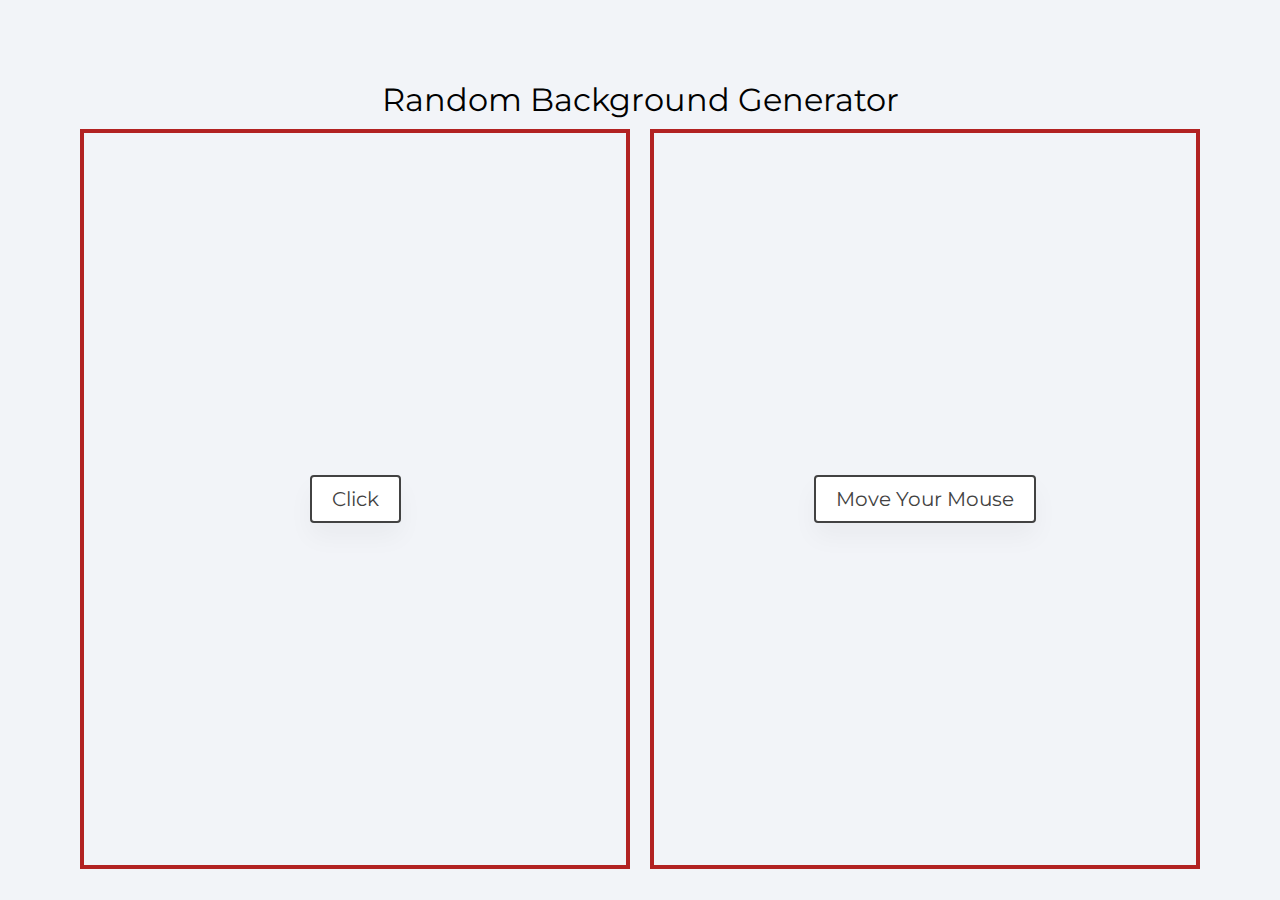
<file: block-BJaaek/code/index.html>
<!DOCTYPE html>
<html lang="en">
  <head>
    <meta charset="UTF-8" />
    <meta name="viewport" content="width=device-width, initial-scale=1.0" />
    <title>
      Random Background Generator
    </title>
    <link
      href="https://fonts.googleapis.com/css2?family=Montserrat:wght@200;400&display=swap"
      rel="stylesheet"
    />
    <link rel="stylesheet" href="style.css" />
  </head>
  <body>
    <div class="container">
      <h1>Random Background Generator</h1>
      <div class="boxes">
        <div class="box first">
          <div class="text">
            <p class="banner">
              Click
            </p>
          </div>
        </div>
        <div class="box second">
          <div class="text">
            <p class="banner">
              Move Your Mouse
            </p>
          </div>
        </div>
      </div>
    </div>
    <script src="./script.js"></script>
  </body>
</html>
</file>
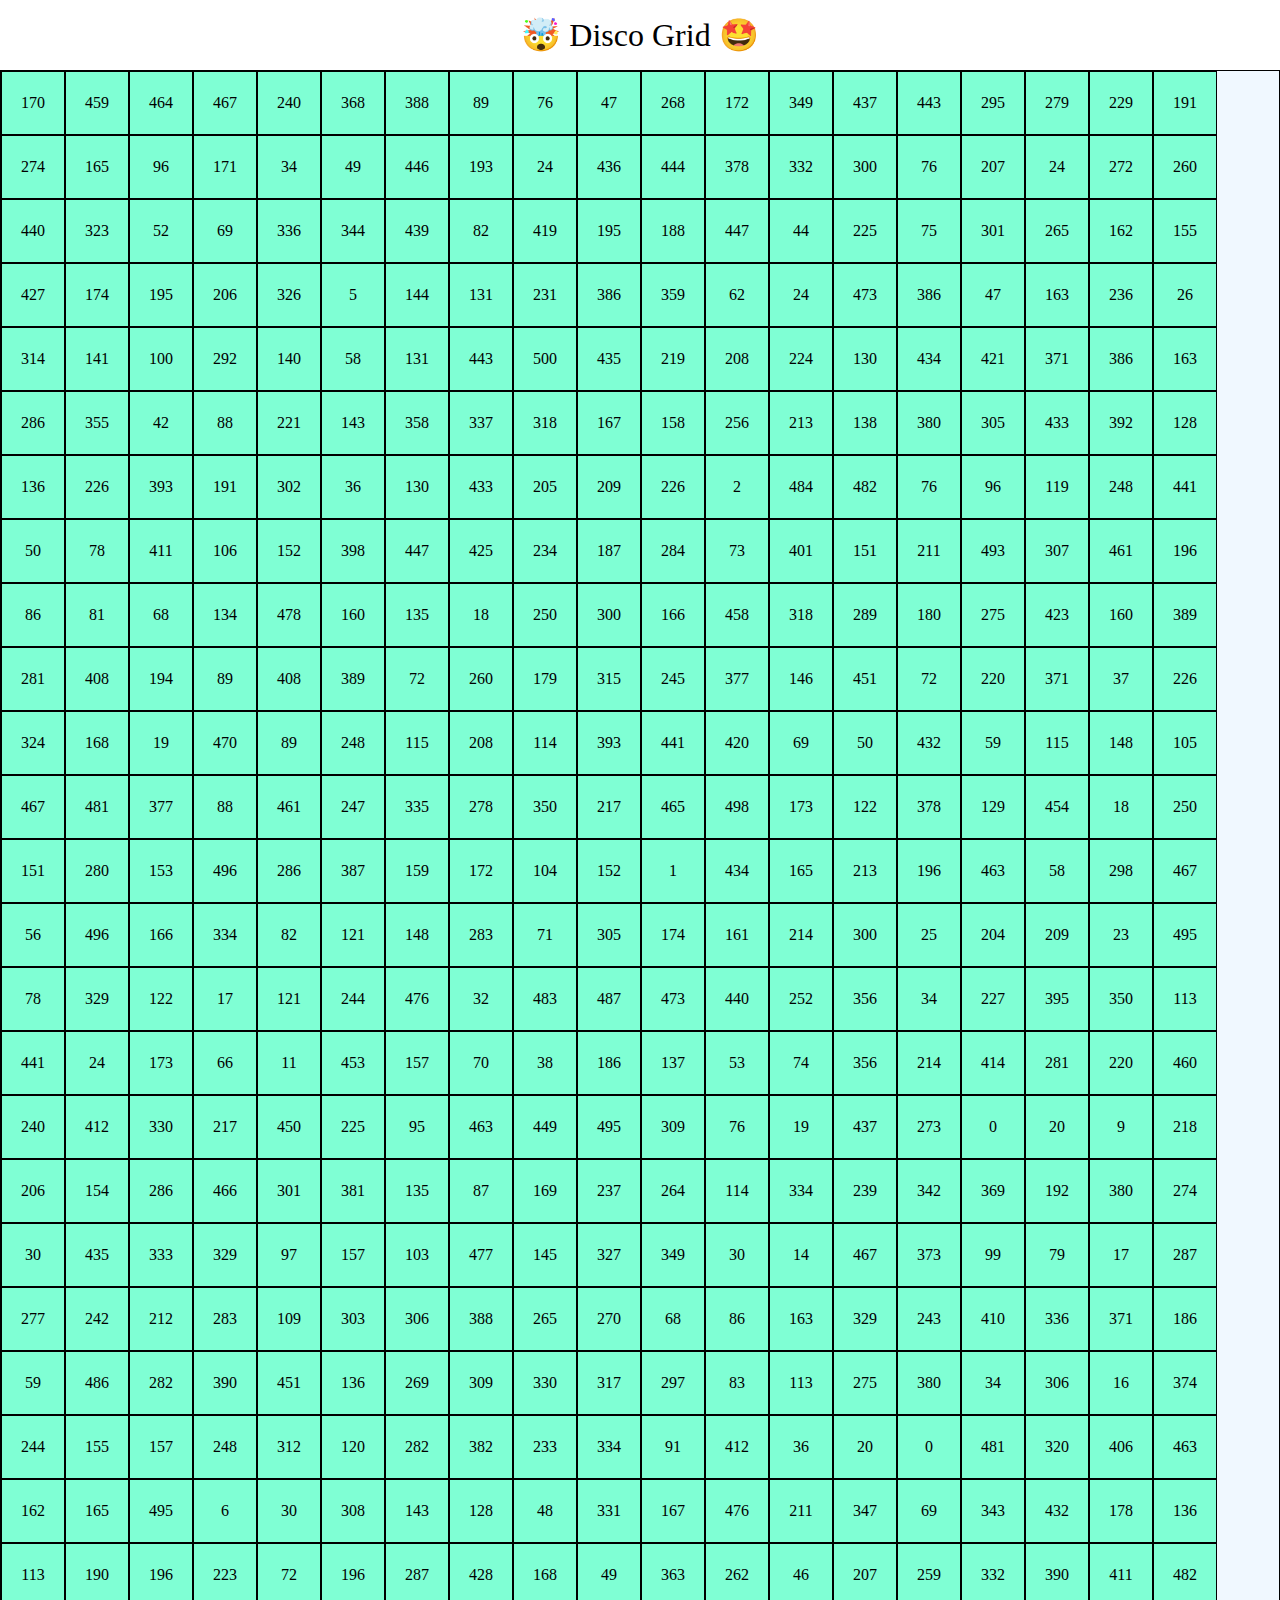
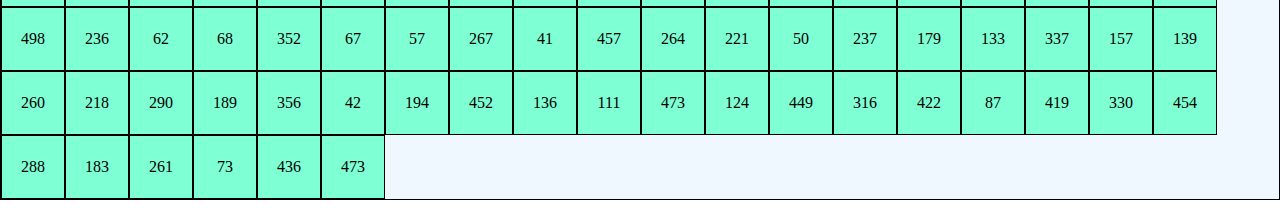
<file: block-BJaael/code/index.html>
<!DOCTYPE html>
<html lang="en">
  <head>
    <meta charset="UTF-8" />
    <meta name="viewport" content="width=device-width, initial-scale=1.0" />
    <title>🤯 Disco Grid 🤩</title>
    <link
      href="https://fonts.googleapis.com/css2?family=Montserrat:wght@200;400&display=swap"
      rel="stylesheet"
    />
    <link rel="stylesheet" href="style.css" />
  </head>
  <body>
    <h1 class="heading">🤯 Disco Grid 🤩</h1>
    <div class="container flex">
      
    </div>

    <script src="./script.js"></script>
  </body>
</html>
</file>
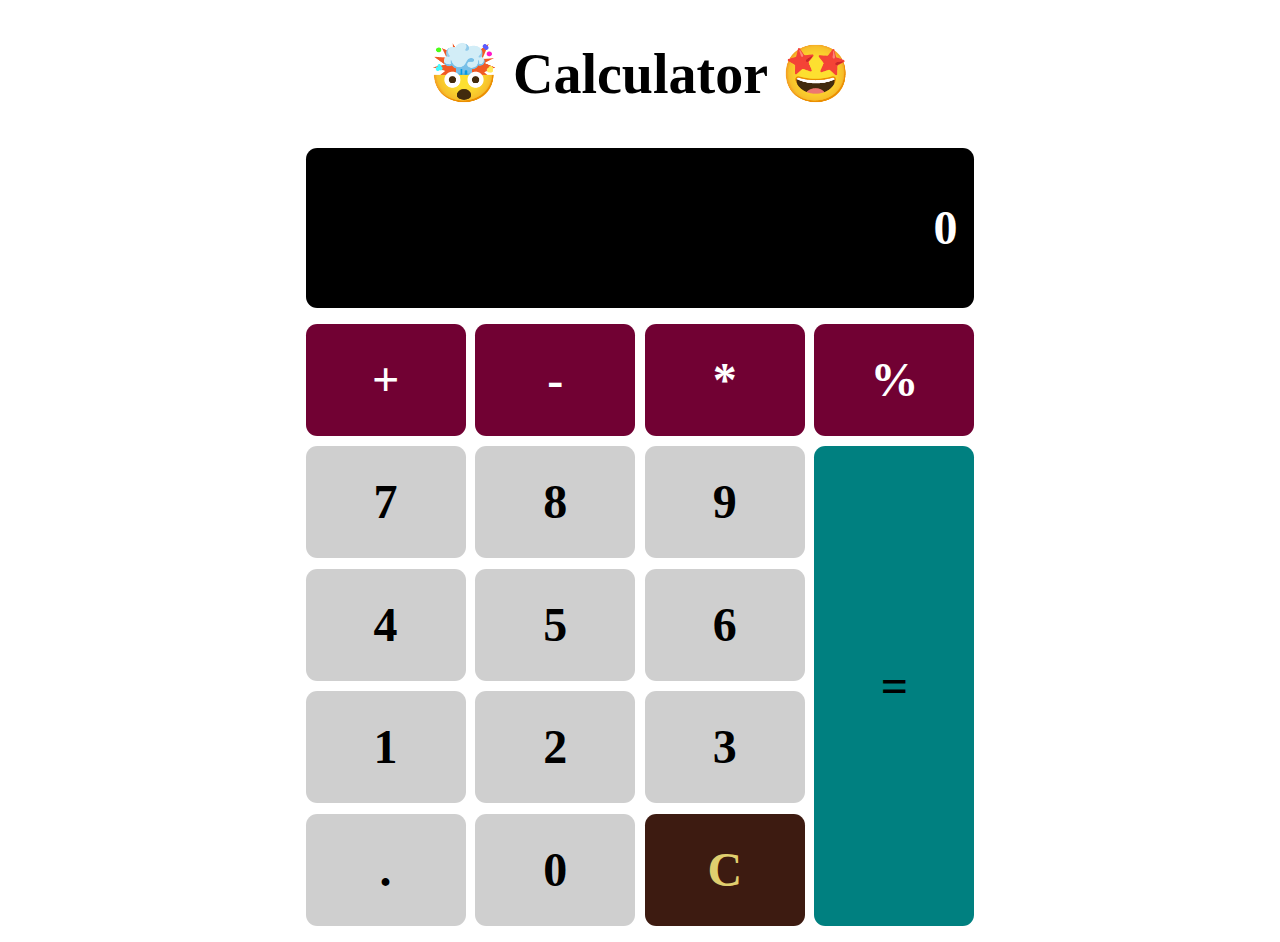
<file: block-BJaaeo/code/index.html>
<!DOCTYPE html>
<html lang="en">
  <head>
    <meta charset="UTF-8" />
    <meta name="viewport" content="width=device-width, initial-scale=1.0" />
    <title>Calculator</title>
    <link
      href="https://fonts.googleapis.com/css2?family=Montserrat:wght@200;400&display=swap"
      rel="stylesheet"
    />
    <link rel="stylesheet" href="style.css" />
  </head>
  <body>
    <main class="container colom text-center">
      <h1 class="">🤯 Calculator 🤩</h1>
      <section class="container colom text-center">
        <div class="black-color longbox flex flex-end align-self">
          <h2 class="evl">0</h2>
        </div>
        <div class="flex padding input" >
          <div class="flex colom space-between padding">
            <div class="red-color smallbox text-center exp"><h3>+</h3></div>
            <div class="gray-color smallbox text-center num"><h3>7</h3></div>
            <div class="gray-color smallbox text-center num"><h3>4</h3></div>
            <div class="gray-color smallbox text-center num"><h3>1</h3></div>
            <div class="gray-color smallbox text-center"><h3>.</h3></div>


          </div>
          <div class="flex colom padding space-between">
            <div class="red-color white-color smallbox text-center exp"><h3>-</h3></div>
            <div class="gray-color smallbox text-center num"><h3>8</h3></div>
            <div class="gray-color smallbox text-center num"><h3>5</h3></div>
            <div class="gray-color smallbox text-center num"><h3>2</h3></div>
            <div class="gray-color smallbox text-center num"><h3>0</h3></div>


          </div>
          <div class="flex colom padding space-between">
            <div class="red-color white-color smallbox text-center exp"><h3>*</h3></div>
            <div class="gray-color smallbox text-center num"><h3>9</h3></div>
            <div class="gray-color smallbox text-center num"><h3>6</h3></div>
            <div class="gray-color smallbox text-center num"><h3>3</h3></div>
            <div class="brown-color yellow-color smallbox text-center clear"><h3>C</h3></div>


          </div>
          <div class="flex colom padding space-between">
            <div class="red-color white-color smallbox text-center exp"><h3>%</h3></div>
            <div class="green-color equalbox text-center equal"><h3>=</h3></div>


          </div>
        </div>
      </section>
    </main>
    

    <script src="./script.js"></script>
  </body>
</html>
</file>
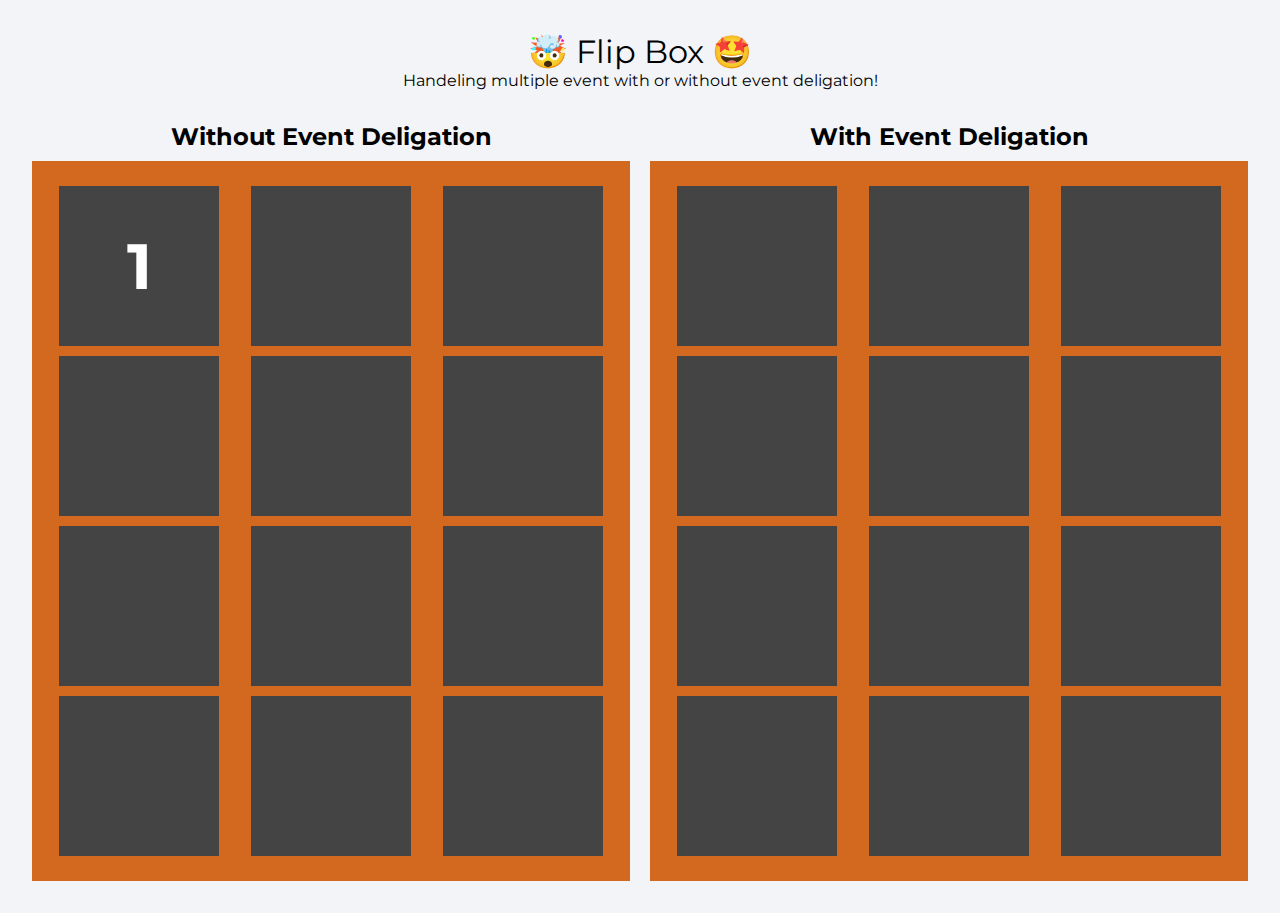
<file: block-BJaaep/code/index.html>
<!DOCTYPE html>
<html lang="en">
  <head>
    <meta charset="UTF-8" />
    <meta name="viewport" content="width=device-width, initial-scale=1.0" />
    <title>Flip Box</title>
    <link
      href="https://fonts.googleapis.com/css2?family=Montserrat:wght@200;400&display=swap"
      rel="stylesheet"
    />
    <link rel="stylesheet" href="style.css" />
  </head>
  <body>
    <h1 class="heading">🤯 Flip Box 🤩</h1>
    <p>Handeling multiple event with or without event deligation!</p>
    <div class="container">
      <div class="wrapper">
        <h2>Without Event Deligation</h2>
        <ul class="boxes">
          <li class="box">1</li>
          <li class="box"></li>
          <li class="box"></li>
          <li class="box"></li>
          <li class="box"></li>
          <li class="box"></li>
          <li class="box"></li>
          <li class="box"></li>
          <li class="box"></li>
          <li class="box"></li>
          <li class="box"></li>
          <li class="box"></li>
        </ul>
      </div>
      <div class="wrapper">
        <h2>With Event Deligation</h2>
        <ul class="boxes">
          <li class="box"></li>
          <li class="box"></li>
          <li class="box"></li>
          <li class="box"></li>
          <li class="box"></li>
          <li class="box"></li>
          <li class="box"></li>
          <li class="box"></li>
          <li class="box"></li>
          <li class="box"></li>
          <li class="box"></li>
          <li class="box"></li>
        </ul>
      </div>
    </div>
    <script src="./script.js"></script>
  </body>
</html>
</file>
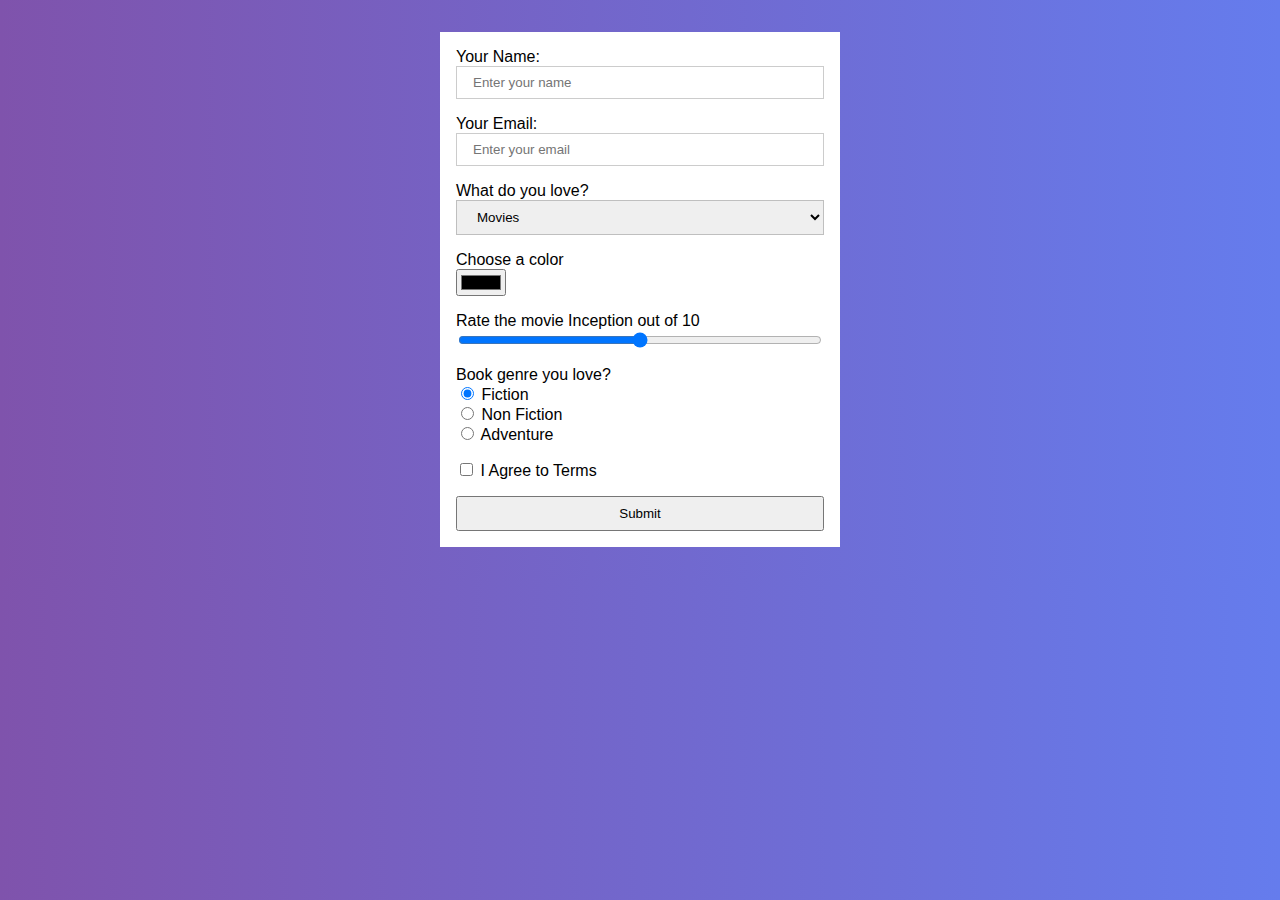
<file: block-BJaaer/code/index.html>
<!DOCTYPE html>
<html lang="en">
  <head>
    <meta charset="UTF-8" />
    <meta name="viewport" content="width=device-width, initial-scale=1.0" />
    <link rel="stylesheet" href="style.css" />
    <title>Handeling Forms 👇</title>
  </head>
  <body>
    <div>
      <form class="container">
        <div class="form-control">
          <label for="name">Your Name:</label>
          <input
            id="name"
            type="text"
            name="text"
            placeholder="Enter your name"
          />
        </div>
        <div class="form-control">
          <label for="email">Your Email:</label>
          <input
            id="email"
            type="text"
            name="email"
            placeholder="Enter your email"
          />
        </div>
        <div class="form-control">
          <label for="movies">What do you love?</label>
          <select id="gender" name="gender">
            <option value="movies">Movies</option>
            <option value="series">Series</option>
            <option value="others">Others</option>
          </select>
        </div>

        <div class="form-control">
          <label for="color">Choose a color</label>
          <input
            id="color"
            type="color"
            name="email"
            placeholder="Enter your email"
          />
        </div>
        <div class="form-control">
          <label for="range"> Rate the movie Inception out of 10 </label>
          <input
            id="range"
            type="range"
            max="10"
            step="1"
            name="email"
            placeholder="Enter your email"
          />
        </div>
        <div class="form-control">
          <label>Book genre you love?</label>

          <div>
            <input
              type="radio"
              id="fiction"
              name="drone"
              value="fiction"
              checked
            />
            <label for="fiction">Fiction</label>
          </div>

          <div>
            <input
              type="radio"
              id="non-fiction"
              name="drone"
              value="non-fiction"
            />
            <label for="non-fiction">Non Fiction</label>
          </div>

          <div>
            <input type="radio" id="adventure" name="drone" value="adventure" />
            <label for="adventure">Adventure</label>
          </div>
        </div>
        <div class="form-control terms">
          <input type="checkbox" id="terms" name="terms" />
          <label for="terms">I Agree to Terms</label>
        </div>
        <button type="submit">Submit</button>
      </form>
    </div>
    <script src="./script.js"></script>
  </body>
</html>
</file>
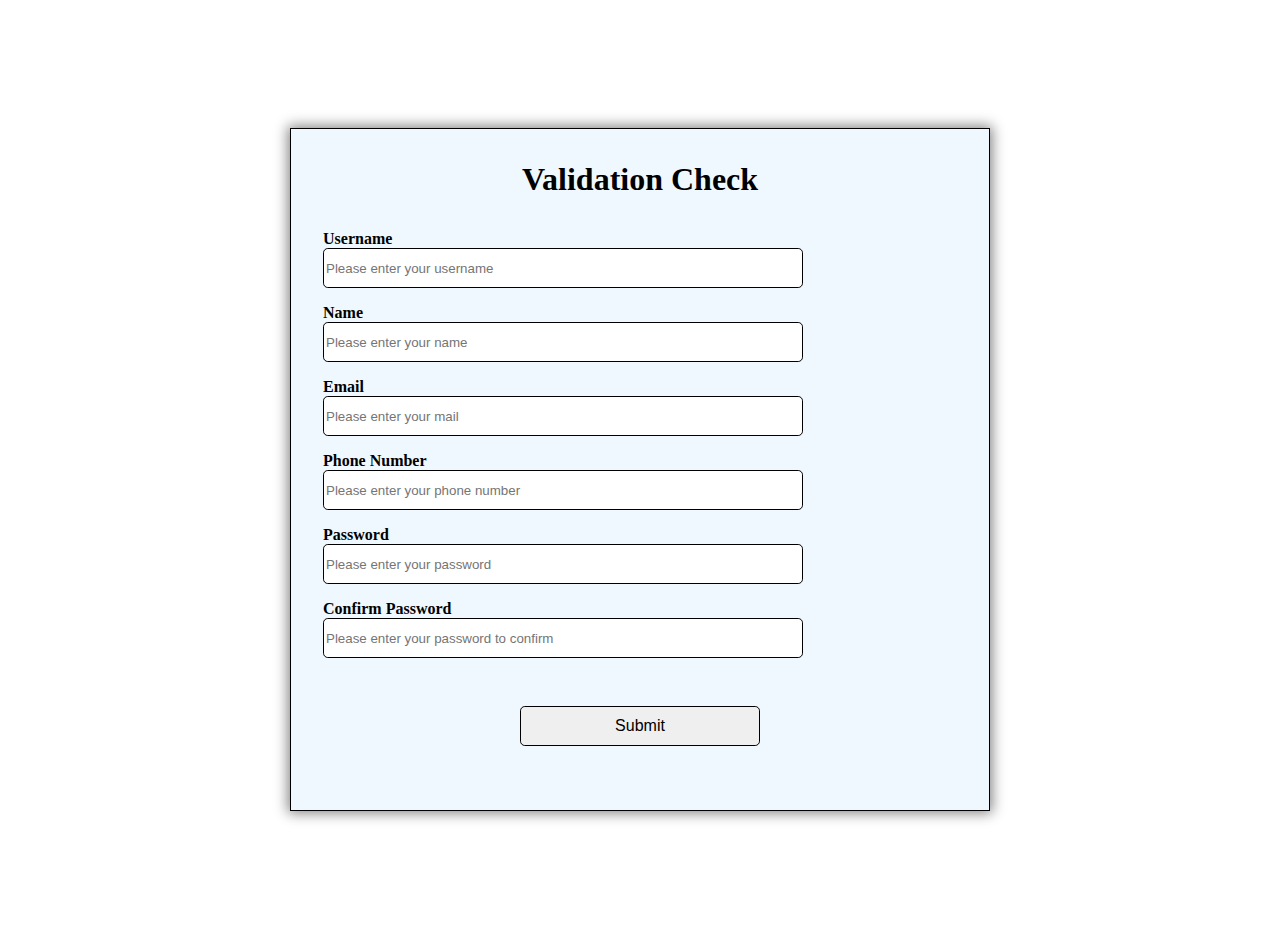
<file: block-BJaaes/code/index.html>
<!DOCTYPE html>
<html lang="en">
  <head>
    <meta charset="UTF-8" />
    <meta name="viewport" content="width=device-width, initial-scale=1.0" />
    <link rel="stylesheet" href="style.css" />
    <title>Form Validation 👇</title>
  </head>
  <body>
    <main>
      <h1>Validation Check</h1>
    <form class="flex colom">
     
      <label>Username </label>
         <input type="text"name='username'placeholder='Please enter your username'>
        <small></small>
      
      <label>Name </label>
        <input type="text"name='name'placeholder='Please enter your name'>
        <small></small>
      
      <label>Email</label>
        <input type="text"name='email'placeholder='Please enter your mail'>
        <small></small>
      
      <label>Phone Number</label>
        <input type="number"name='number'placeholder='Please enter your phone number'>
        <small></small>
      
      <label>Password</label>
        <input type="password"name='password'placeholder='Please enter your password'>
        <small></small>
     
      <label>Confirm Password </label>
        <input type="Password"name='confirmPassword'placeholder='Please enter your password to confirm'>
        <small></small>
      <input class="submit" type="submit" name="submit">
    </form>
  </main>
    
   
    <script src="./script.js"></script>
  </body>
</html>
</file>
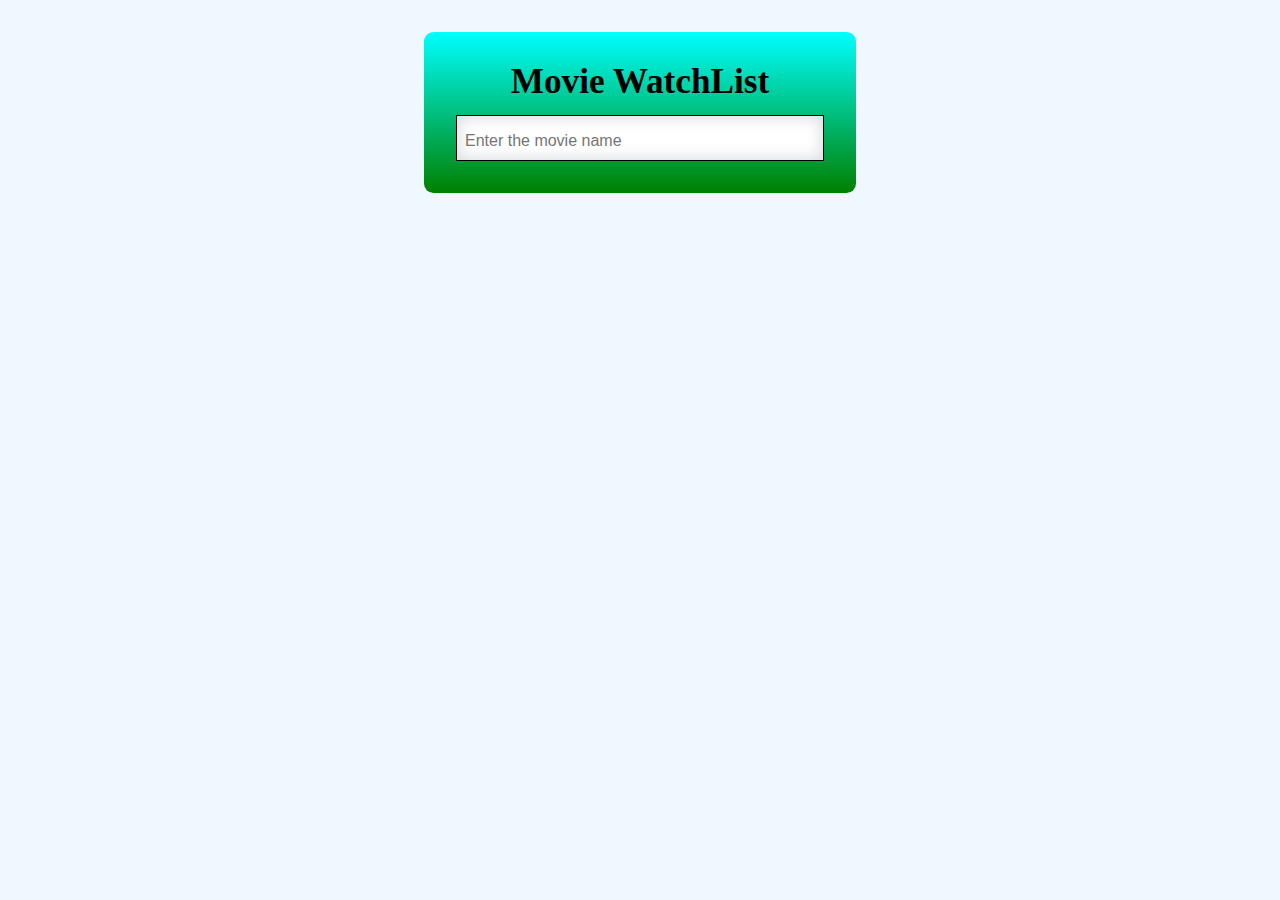
<file: block-BJaaet/code/index.html>
<!DOCTYPE html>
<html lang="en">
  <head>
    <meta charset="UTF-8" />
    <meta name="viewport" content="width=device-width, initial-scale=1.0" />
    <link rel="stylesheet" href="../code/style.css"/>
    <title>Movie Watch List</title>
  </head>
  <body>
    <main>
     <form class="WatchList">
      <label>Movie WatchList</label>
      <input class="inputname" type="text" name='movie' placeholder="Enter the movie name">
      <div class="connector"></div>
     </form>
     
    </main>
    <script src="./script.js"></script>
  </body>
</html>
</file>
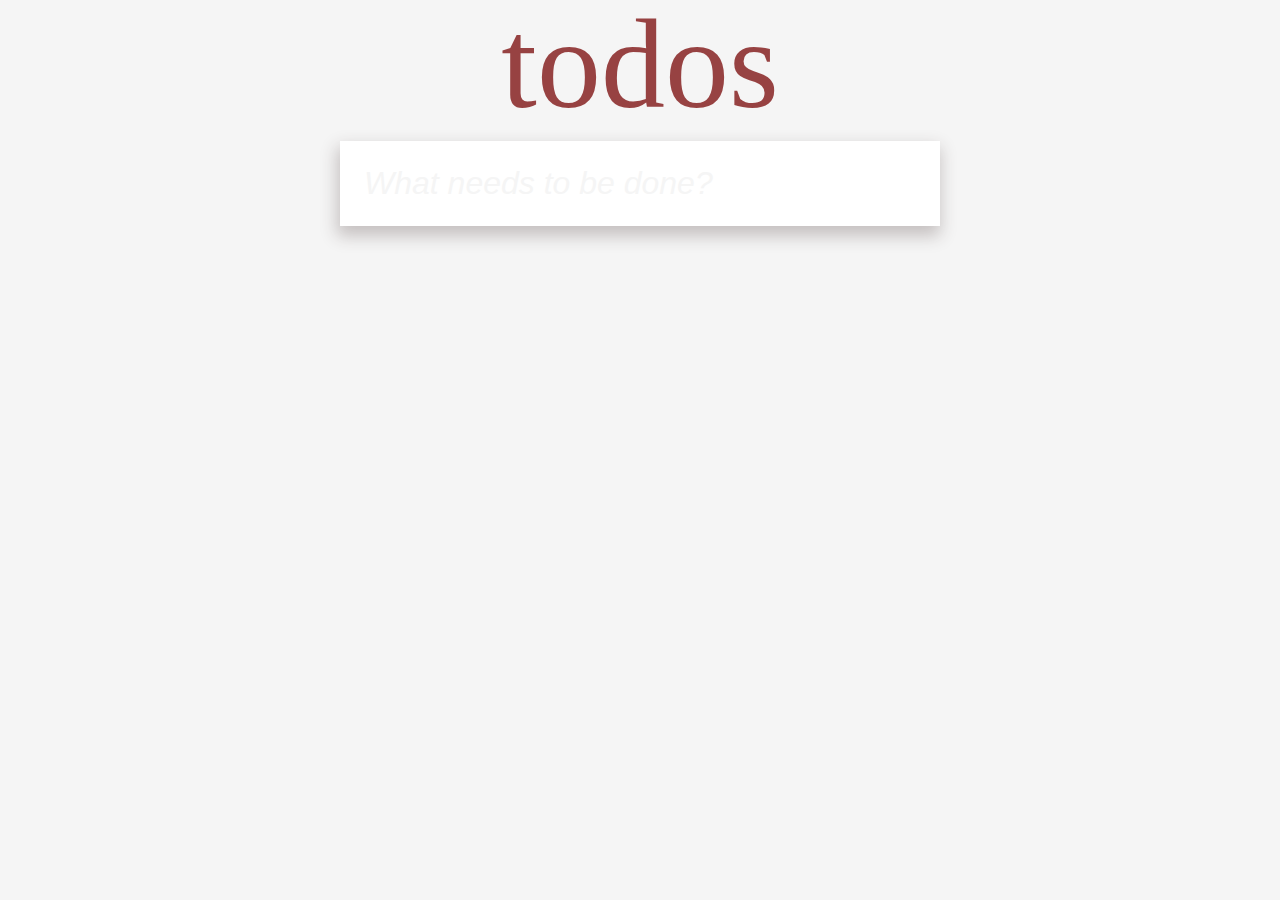
<file: block-BJaaev/code/index.html>
<!DOCTYPE html>
<html lang="en">
  <head>
    <meta charset="UTF-8" />
    <meta name="viewport" content="width=device-width, initial-scale=1.0" />
    <title>TODO Application</title>
    <link rel="stylesheet" href="style.css" />
  </head>
  <body>
    <main>
      <h1>todos</h1>
      <input type="text" name="todos" placeholder="What needs to be done?" >
      <div class="todosList"></div>
    </main>
    <script src="./script.js"></script>
  </body>
</html>
</file>
<file: block-BJaaek/code/style.css>
html {
  box-sizing: border-box;
  font-size: 16px;
}

*,
*:before,
*:after {
  box-sizing: inherit;
}

body,
h1,
h2,
h3,
h4,
h5,
h6,
p,
ol,
ul {
  margin: 0;
  padding: 0;
  font-weight: normal;
}

ol,
ul {
  list-style: none;
}

img {
  max-width: 100%;
  height: auto;
}

body {
  background: #f2f4f8;
  height: 100%;
  font-family: "Montserrat", sans-serif;
  width: 100vw;
  height: 100vh;
}

.container {
  text-align: center;
  height: 100%;
  max-width: 1280px;
  padding: 5rem;
  margin: 0 auto;
}
h1 {
  padding-bottom: 10px;
}

.banner {
  display: inline-block;
  color: #424242;
  font-size: 20px;
  text-decoration: none;
  text-align: center;
  margin: 20px auto;
  padding: 10px 20px;
  background: white;
  border-radius: 4px;
  min-width: 24px;
  font-size: 20px;
  box-shadow: 0 14px 26px rgba(0, 0, 0, 0.04);
  border: 2px solid;
}

.boxes {
  display: flex;
  justify-content: center;
  align-items: center;
  width: 100%;
  height: 100%;
}
.box {
  border: 4px solid firebrick;
  height: 100%;
  width: 50%;
}
.text {
  height: 100%;
  display: flex;
  justify-content: center;
  align-items: center;
}

.first {
  margin-right: 20px;
}
</file>
<file: block-BJaael/code/style.css>
html {
  box-sizing: border-box;
  font-size: 16px;
}

*,
*:before,
*:after {
  box-sizing: inherit;
}

body,
h1,
h2,
h3,
h4,
h5,
h6,
p,
ol,
ul {
  margin: 0;
  padding: 0;
  font-weight: normal;
}

ol,
ul {
  list-style: none;
}

img {
  max-width: 100%;
  height: auto;
}
.container{
  max-width: 1282px;
  width: 100%;
  margin: 1rem auto;
 
  background-color: aliceblue;
  flex-wrap: wrap;
  border: 1px solid black;
}
.flex{
  display: flex;

}

.heading{
  text-align: center;
  margin-top: 1rem;
}
.box{
  width: 4rem;
  height: 4rem;
  background-color: aquamarine;
  border: 1px solid black;
  text-align: center;
  
  display: flex;
  justify-content: center;
  align-items: center;
}
</file>
<file: block-BJaaep/code/style.css>
html {
  box-sizing: border-box;
  font-size: 16px;
}

*,
*:before,
*:after {
  box-sizing: inherit;
}

body,
h1,
h2,
h3,
h4,
h5,
h6,
p,
ol,
ul {
  margin: 0;
  padding: 0;
  font-weight: normal;
}

ol,
ul {
  list-style: none;
}

img {
  max-width: 100%;
  height: auto;
}

body {
  background: #f2f4f8;
  font-family: 'Montserrat', sans-serif;
  text-align: center;
}

.container {
  text-align: center;
  max-width: 1280px;
  padding: 2rem;
  margin: 0 auto;
  display: flex;
}

.banner {
  display: inline-block;
  color: #424242;
  font-size: 20px;
  text-decoration: none;
  text-align: center;
  margin: 20px auto;
  padding: 10px 20px;
  background: white;
  border-radius: 4px;
  min-width: 24px;
  font-size: 20px;
  box-shadow: 0 14px 26px rgba(0, 0, 0, 0.04);
  border: 2px solid;
}
.wrapper {
  max-width: 50%;
  margin: 0 auto;
}

.boxes {
  display: flex;
  flex-wrap: wrap;
  justify-content: space-evenly;
  background-color: chocolate;
  color: #444;
  padding: 20px 0;
}

.wrapper:first-child {
  margin-right: 20px;
}

.box {
  margin: 5px;
  background-color: #444;
  background-size: contain;
  background-repeat: no-repeat;
  background-position: center center;
  height: 160px;
  width: 160px;
  display: flex;
  justify-content: center;
  align-items: center;
  font-size: 4rem;
  font-weight: bold;
  color: white;
  cursor: pointer;
}
.text {
  height: 100%;
  display: flex;
  justify-content: center;
  align-items: center;
}

.first {
  margin-right: 20px;
}

h2 {
  font-weight: bolder;
  padding-bottom: 10px;
}

.heading {
  text-align: center;
  margin-top: 2rem;
}
</file>
<file: block-BJaaeo/code/style.css>
/* http://meyerweb.com/eric/tools/css/reset/ */
/* v1.0 | 20080212 */

html, body, div, span, applet, object, iframe,
h1, h2, h3, h4, h5, h6, p, blockquote, pre,
a, abbr, acronym, address, big, cite, code,
del, dfn, em, font, img, ins, kbd, q, s, samp,
small, strike, strong, sub, sup, tt, var,
b, u, i, center,
dl, dt, dd, ol, ul, li,
fieldset, form, label, legend,
table, caption, tbody, tfoot, thead, tr, th, td {
    margin: 0;
    padding: 0;
    border: 0;
    outline: 0;
    font-size: 100%;
    vertical-align: baseline;
    background: transparent;
}
body {
    line-height: 1;
}
ol, ul {
    list-style: none;
}
blockquote, q {
    quotes: none;
}
blockquote:before, blockquote:after,
q:before, q:after {
    content: '';
    content: none;
}

/* remember to define focus styles! */
:focus {
    outline: 0;
}

/* remember to highlight inserts somehow! */
ins {
    text-decoration: none;
}
del {
    text-decoration: line-through;
}

/* tables still need 'cellspacing="0"' in the markup */
table {
    border-collapse: collapse;
    border-spacing: 0;
}

/* Generic Styles */
html{
    font-size: 16px;
}
body{
    line-height: 1.5;
}
*,
::before,
::after{
    box-sizing: border-box;

}
.container{
    display: flex;
    max-width: 1250px;
    width: 100%;
    margin: 0 auto;
    justify-content: center;
}

.flex{
    display: flex;
}
.space-between{
    justify-content: space-between;
}
.colom{
    flex-direction: column;
}
.flex-end{
    justify-content: flex-end;
}
.align-self{
    align-items: center;
}
.flex-wrap{
    flex-wrap: wrap;
}
.text-center{
    display: flex;
    justify-content: center;
    align-items: center;

    
    
}

.smallbox{
    width: 10rem;
    height: 7rem;
    border-radius: .7rem;

    padding: .5rem;
    
}

.longbox{
    width: 41.7rem;
    height: 10rem;
    border-radius: .7rem;
   
}
.equalbox{
    width: 10rem;
    height: 30rem;
    border-radius: .7rem;
    margin-top: .6rem;

}


h1{
    font-size: 3.5rem;
    margin: 1rem 0;
    padding: 1rem 0;
   
}
h2{
    font-size: 3rem;
    padding-right: 1rem;
}
h3{
    font-size: 3rem;
}

.margin{
    margin: 1rem .5rem;
}
.padding{
    padding: .5rem .3rem;
}

.black-color{
    background-color: black;
    color: white;
}
.green-color{
    background-color: #008080;
    color: black;
}
.red-color{
    background-color: #710133;
    color: white;
}
.gray-color{
    background-color: #CFCFCF;
    color: black;
}
.brown-color{
    background-color: #3D1B11;
}
.yellow-color{
    color: rgb(224, 207, 111);
}
</file>
<file: block-BJaaer/code/style.css>
/* CSS Reset */

html {
  box-sizing: border-box;
  font-size: 16px;
}

*,
*:before,
*:after {
  box-sizing: inherit;
}

body,
h1,
h2,
h3,
h4,
h5,
h6,
p,
ol,
ul {
  margin: 0;
  padding: 0;
  font-weight: normal;
}

ol,
ul {
  list-style: none;
}

img {
  max-width: 100%;
  height: auto;
}

/* Main CSS */

body {
  font-family: -apple-system, BlinkMacSystemFont, 'Segoe UI', Roboto, Oxygen,
    Ubuntu, Cantarell, 'Open Sans', 'Helvetica Neue', sans-serif;
  background: linear-gradient(to right, #7f53ac 0, #657ced 100%);
}
* {
  box-sizing: border-box;
}

button {
  padding: 0.5rem;
}

body {
  margin-top: 2rem;
}

input[type='text'] {
  padding: 0.5rem 1rem;
  border: none;
  border: 1px solid rgba(0, 0, 0, 0.2);
}
select {
  padding: 0.5rem 1rem;
  border: none;
  border: 1px solid rgba(0, 0, 0, 0.2);
}

.container {
  max-width: 400px;
  margin: 2rem auto;
  background: white;
  padding: 1rem;
  display: flex;
  flex-direction: column;
  gap: 1rem;
}

p {
  padding-top: 1rem;
}

.form-control {
  width: 100%;
  display: flex;
  flex-direction: column;
}
input[type='text'] {
  width: 100%;
}
.terms {
  display: inline-block;
}
</file>
<file: block-BJaaes/code/style.css>
/* CSS Reset */

html {
  box-sizing: border-box;
  font-size: 16px;
}

*,
*:before,
*:after {
  box-sizing: inherit;
}

body,
h1,
h2,
h3,
h4,
h5,
h6,
p,
ol,
ul {
  margin: 0;
  padding: 0;
  font-weight: normal;
}

ol,
ul {
  list-style: none;
}

img {
  max-width: 100%;
  height: auto;
}
.flex{
  display: flex;
}
.colom{
  flex-direction: column;
}

main{
  width: 700px;
  margin: 8rem auto;
  

  background-color:aliceblue;
  /* display: flex;
  justify-content: flex-start; */
  padding: 2rem;
  border: 1px solid black;
  box-shadow: 0 0 .8rem .1rem gray;


}
h1{
  text-align: center;
  font-size: 2rem;
  font-weight: bold;
  margin-bottom: 2rem;
}
input{
  
  width: 30rem;
  height: 2.5rem;
  border: 1px solid black;
  border-radius: .3rem;

 

}
small{
  font-size: .9rem;
  margin-bottom: 1rem;
  color: red;
}
label{
  font-size: 1rem;
  font-weight: bold;
  
  
  
}
.submit{
  text-align: center;
  width: 15rem;
  margin: 2rem auto;
  font-size: 1rem;
}
</file>
<file: block-BJaaet/code/style.css>
/* http://meyerweb.com/eric/tools/css/reset/ */
/* v1.0 | 20080212 */

html,
body,
div,
span,
applet,
object,
iframe,
h1,
h2,
h3,
h4,
h5,
h6,
p,
blockquote,
pre,
a,
abbr,
acronym,
address,
big,
cite,
code,
del,
dfn,
em,
font,
img,
ins,
kbd,
q,
s,
samp,
small,
strike,
strong,
sub,
sup,
tt,
var,
b,
u,
i,
center,
dl,
dt,
dd,
ol,
ul,
li,
fieldset,
form,
label,
legend,
table,
caption,
tbody,
tfoot,
thead,
tr,
th,
td {
  margin: 0;
  padding: 0;
  border: 0;
  outline: 0;
  font-size: 100%;
  vertical-align: baseline;
  background: transparent;
}
body {
  line-height: 1;
}
ol,
ul {
  list-style: none;
}
blockquote,
q {
  quotes: none;
}
blockquote:before,
blockquote:after,
q:before,
q:after {
  content: "";
  content: none;
}

/* remember to define focus styles! */
:focus {
  outline: 0;
}

/* remember to highlight inserts somehow! */
ins {
  text-decoration: none;
}
del {
  text-decoration: line-through;
}

/* tables still need 'cellspacing="0"' in the markup */
table {
  border-collapse: collapse;
  border-spacing: 0;
}
body {
  background: aliceblue;
}
main {
  margin: 2rem auto;
  display: flex;
  padding: 1rem;

  width: 400px;
  background: linear-gradient(aqua, green);
  border-radius: 0.6rem;
}
.WatchList {
  display: flex;
  flex-direction: column;
  width: 100%;
  padding: 1rem;
}
.inputname {
  padding: 0.5rem;
  box-shadow: inset 0 0 0.9rem 0.1rem rgb(216, 218, 223);
  font-size: 1.5rem;
  border: 1px solid black;
}
::placeholder {
  font-size: 1rem;
}
.inputname:focus {
  border: 1px solid blue;
}

label {
  font-size: 2.2rem;
  font-weight: bold;
  margin-bottom: 1rem;
  text-align: center;
}

.list {
  display: flex;
  flex-direction: column;
  color: white;
  font-size: 1rem;
  font-weight: bold;
  list-style: none;
  margin-top: 1rem;
}
.listElement {
  border-bottom: 2px dashed white;
  margin-top: 1rem;
  background-color: white;
  margin-right: 1rem;
}
.movieBox {
  display: flex;
  flex-direction: row;
  align-items: baseline;
}
.close {
  margin-left: 2rem;
  font-weight: bold;
  font-size: 0.8rem;
  border: none;
  background: none;
}
</file>
<file: block-BJaaev/code/style.css>
/* http://meyerweb.com/eric/tools/css/reset/ */
/* v1.0 | 20080212 */

html, body, div, span, applet, object, iframe,
h1, h2, h3, h4, h5, h6, p, blockquote, pre,
a, abbr, acronym, address, big, cite, code,
del, dfn, em, font, img, ins, kbd, q, s, samp,
small, strike, strong, sub, sup, tt, var,
b, u, i, center,
dl, dt, dd, ol, ul, li,
fieldset, form, label, legend,
table, caption, tbody, tfoot, thead, tr, th, td {
    margin: 0;
    padding: 0;
    border: 0;
    outline: 0;
    font-size: 100%;
    vertical-align: baseline;
    background: transparent;
}
body {
    line-height: 1;
}
ol, ul {
    list-style: none;
}
blockquote, q {
    quotes: none;
}
blockquote:before, blockquote:after,
q:before, q:after {
    content: '';
    content: none;
}

/* remember to define focus styles! */
:focus {
    outline: 0;
}

/* remember to highlight inserts somehow! */
ins {
    text-decoration: none;
}
del {
    text-decoration: line-through;
}

/* tables still need 'cellspacing="0"' in the markup */
table {
    border-collapse: collapse;
    border-spacing: 0;
}
body{
    background-color: #F5F5F5;
}
h1{
    color: rgba(141, 47, 47, 0.9);
    font-size: 8rem;
    font-weight: normal;
}

main{   
    display: flex;
    flex-direction: column;
     margin: 0 auto;
     text-align: center;
     width: 600px;   
}
input{
    background-color: white;
    border: none;
    padding: 1.5rem;
    margin-top: .8rem;
    font-size: 2rem;
    box-shadow: -.1rem .5rem 1rem .1rem rgb(197, 192, 192);
    color: rgb(161, 156, 156);
}
::placeholder{
    font-size: 2rem;
    color: #F5F5F5;
    font-style: italic;
    font-weight: normal;
}

.list{
    display: flex;
    flex-direction: row;
    background-color: white;
    color: rgb(161, 156, 156);
    font-size: 3rem;
    border: 1px solid black;
    margin-top: 1rem;
    align-items: baseline;
    justify-content: space-between;
    padding: .7rem;
    
}
.close{
    font-size: .6rem;
    margin-right: .4rem;
}
.start{
    display: flex;
   

}
.para{
    margin-left: 1rem;
    font-size: 2.5rem;
}
.check{
   box-shadow: none;

}
.footer{
    box-sizing: border-box;
    position: absolute;
    margin-top: 2px;
    background-color:white;
    border: 1px solid black;
    width: 31.25%;
    padding: 1rem;
    


}
.all,.active,.completed{
    border: none;
    background: none;
    font-size: 1.2rem;
    color: gray;
}

.btn{
    margin: .4rem;
    border: 1px solid white;
}
.all{
    border: 1px solid red;
    
}
.clear{
    background: none;
    border: none;
    margin-left: 2rem;
    color: gray;
    font-size: 1rem;
    
}

.btn:hover{
    border: 1px solid red;
}
</file>
